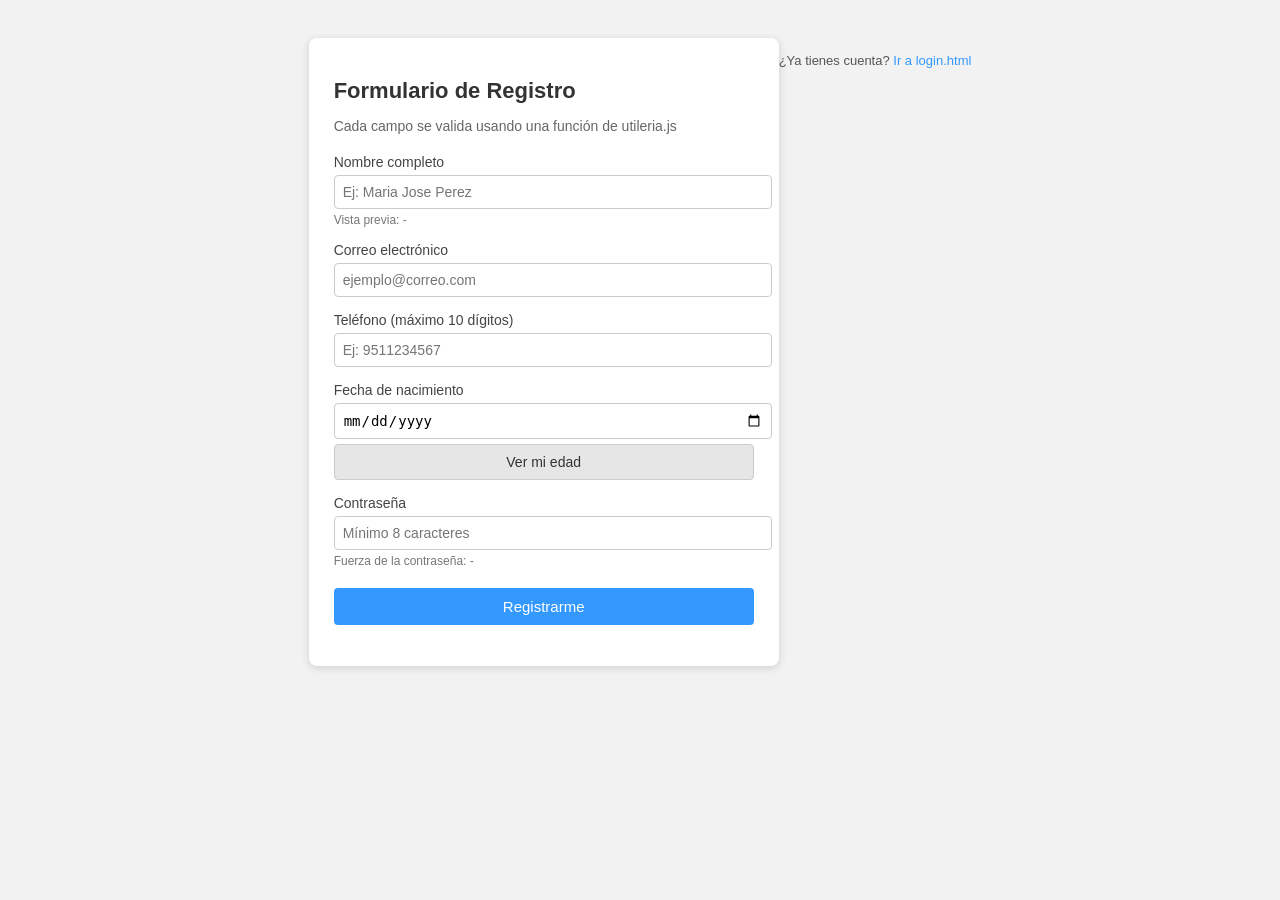
<file: index.html>
<!DOCTYPE html>
<html lang="es">
<head>
    <meta charset="UTF-8">
    <meta name="viewport" content="width=device-width, initial-scale=1.0">
    <title>Formulario de Registro - utileria.js</title>
    <link rel="stylesheet" href="css/styles.css">
</head>
<body>

    <div class="contenedor-formulario">
        <h1>Formulario de Registro</h1>
        <p class="subtitulo">Cada campo se valida usando una función de utileria.js</p>

        <form id="formRegistro">

            <div class="grupo-formulario" id="grupoNombre">
                <label for="nombre">Nombre completo</label>
                <input type="text" id="nombre" placeholder="Ej: Maria Jose Perez">
                <p class="pista">Vista previa: <span id="previewNombre">-</span></p>
                <p class="mensaje-error" id="errorNombre"></p>
            </div>

            <div class="grupo-formulario" id="grupoCorreo">
                <label for="correo">Correo electrónico</label>
                <input type="text" id="correo" placeholder="ejemplo@correo.com">
                <p class="mensaje-error" id="errorCorreo"></p>
            </div>

            <div class="grupo-formulario" id="grupoTelefono">
                <label for="telefono">Teléfono (máximo 10 dígitos)</label>
                <input type="text" id="telefono" placeholder="Ej: 9511234567">
                <p class="mensaje-error" id="errorTelefono"></p>
            </div>

            <div class="grupo-formulario">
                <label for="fecha">Fecha de nacimiento</label>
                <input type="date" id="fecha">
                <button type="button" id="btnVerEdad" class="boton-secundario">Ver mi edad</button>
            </div>

            <div class="grupo-formulario" id="grupoPassword">
                <label for="password">Contraseña</label>
                <input type="password" id="password" placeholder="Mínimo 8 caracteres">
                <p class="pista">Fuerza de la contraseña: <span id="fuerzaPassword">-</span></p>
                <p class="mensaje-error" id="errorPassword"></p>
            </div>

            <button type="submit" class="boton-convertir">Registrarme</button>

            <p id="mensajeFinal"></p>
        </form>
    </div>

    <p class="pie-pagina">¿Ya tienes cuenta? <a href="login.html">Ir a login.html</a></p>

  
    <div class="fondo-modal" id="modalEdad">
        <div class="caja-modal">
            <h2>Tu edad es:</h2>
            <div class="edad-resultado" id="resultadoEdad">--</div>
            <div class="edad-detalle" id="detalleEdad">Ingresa tu fecha de nacimiento</div>
            <button type="button" id="btnCerrarModal" class="boton-secundario">Cerrar</button>
        </div>
    </div>

    <script src="js/utileria.js"></script>
    <script>

        const campoNombre = document.getElementById("nombre");
        const campoCorreo = document.getElementById("correo");
        const campoTelefono = document.getElementById("telefono");
        const campoFecha = document.getElementById("fecha");
        const campoPassword = document.getElementById("password");

        const previewNombre = document.getElementById("previewNombre");
        const fuerzaPassword = document.getElementById("fuerzaPassword");
        const mensajeFinal = document.getElementById("mensajeFinal");

        const modalEdad = document.getElementById("modalEdad");
        const resultadoEdad = document.getElementById("resultadoEdad");
        const detalleEdad = document.getElementById("detalleEdad");

   
        campoNombre.addEventListener("input", function () {
            if (campoNombre.value.trim() === "") {
                previewNombre.textContent = "-";
            } else {
                previewNombre.textContent = capitalizarPalabras(campoNombre.value);
            }
            console.log("soloLetras('" + campoNombre.value + "'):", soloLetras(campoNombre.value));
        });

        campoCorreo.addEventListener("input", function () {
            console.log("validarCorreo('" + campoCorreo.value + "'):", validarCorreo(campoCorreo.value));
        });

        campoTelefono.addEventListener("input", function () {
            console.log("validarLongitud('" + campoTelefono.value + "', 10):", validarLongitud(campoTelefono.value, 10));
        });

        campoPassword.addEventListener("input", function () {
            if (campoPassword.value === "") {
                fuerzaPassword.textContent = "-";
            } else {
                fuerzaPassword.textContent = calcularFuerzaPassword(campoPassword.value);
            }
            console.log("validarPassword:", validarPassword(campoPassword.value), "| fuerza:", calcularFuerzaPassword(campoPassword.value));
        });

        document.getElementById("btnVerEdad").addEventListener("click", function () {
            if (campoFecha.value === "") {
                resultadoEdad.textContent = "--";
                detalleEdad.textContent = "Ingresa tu fecha de nacimiento primero.";
            } else {
                const edad = calcularEdad(campoFecha.value);
                const mayorDeEdad = esMayorDeEdad(campoFecha.value);

                resultadoEdad.textContent = edad;
                detalleEdad.textContent = mayorDeEdad
                    ? "Eres mayor de edad."
                    : "Eres menor de edad.";
            }
            modalEdad.classList.add("mostrar");
        });

        document.getElementById("btnCerrarModal").addEventListener("click", function () {
            modalEdad.classList.remove("mostrar");
        });

        document.getElementById("formRegistro").addEventListener("submit", function (evento) {
            evento.preventDefault();

            const nombreValido = soloLetras(campoNombre.value);
            const correoValido = validarCorreo(campoCorreo.value);
            const telefonoValido = validarLongitud(campoTelefono.value, 10);
            const passwordValida = validarPassword(campoPassword.value);

            document.getElementById("errorNombre").textContent = nombreValido ? "" : "Solo se permiten letras y espacios.";
            document.getElementById("errorCorreo").textContent = correoValido ? "" : "El correo no tiene un formato válido.";
            document.getElementById("errorTelefono").textContent = telefonoValido ? "" : "El teléfono debe tener 10 dígitos o menos.";
            document.getElementById("errorPassword").textContent = passwordValida ? "" : "Debe tener 8+ caracteres, mayúscula, minúscula, número y carácter especial.";

            if (nombreValido && correoValido && telefonoValido && passwordValida) {
                mensajeFinal.className = "mensaje-exito";
                mensajeFinal.textContent = "Registro válido. Todos los campos pasaron las validaciones.";
            } else {
                mensajeFinal.className = "mensaje-error";
                mensajeFinal.textContent = "Revisa los campos marcados en rojo.";
            }
        });

    </script>

</body>
</html>
</file>
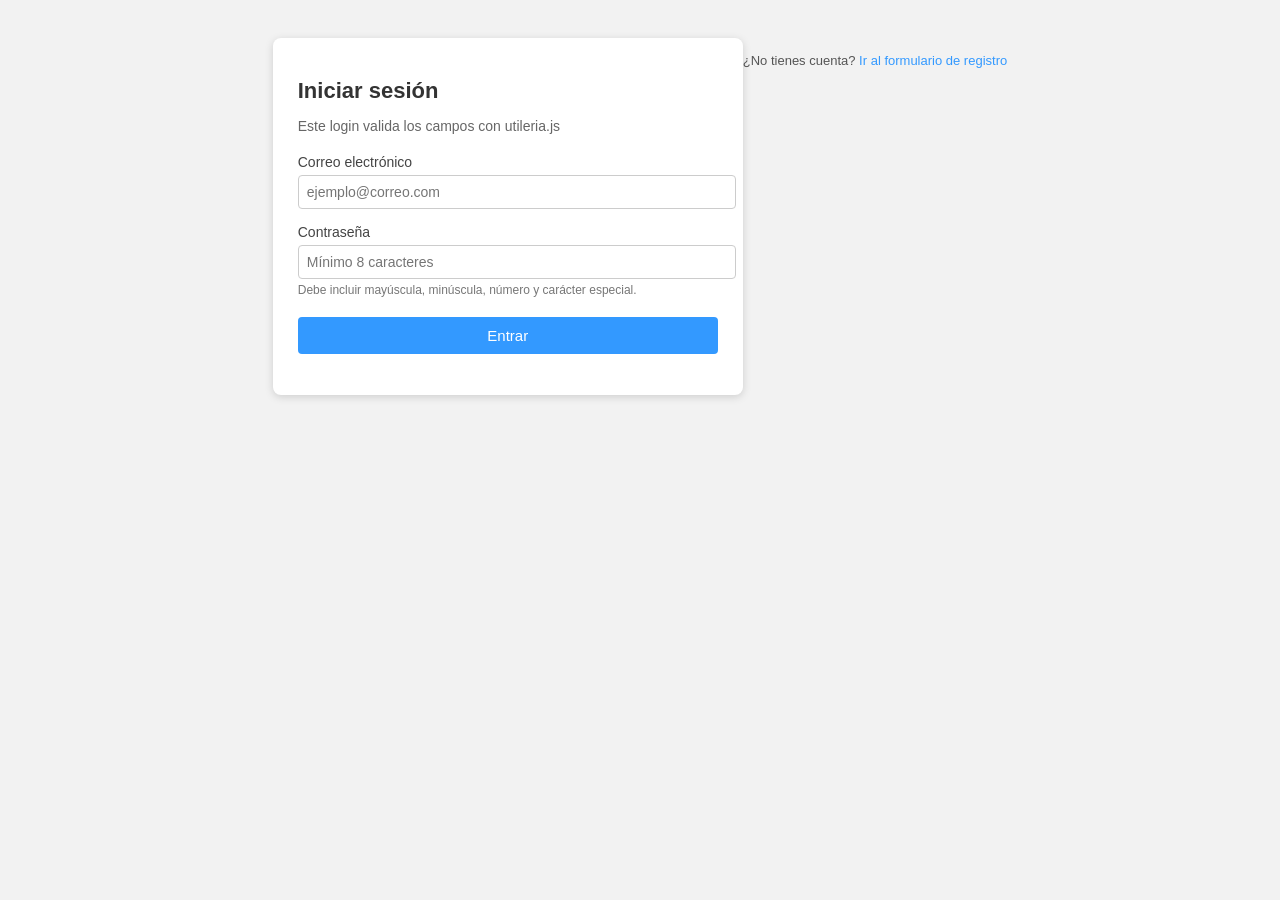
<file: login.html>
<!DOCTYPE html>
<html lang="es">
<head>
    <meta charset="UTF-8">
    <meta name="viewport" content="width=device-width, initial-scale=1.0">
    <title>Login - utileria.js</title>
    <link rel="stylesheet" href="css/styles.css">
</head>
<body>

    <div class="contenedor-formulario">
        <h1>Iniciar sesión</h1>
        <p class="subtitulo">Este login valida los campos con utileria.js</p>

        <form id="formLogin">

            <div class="grupo-formulario" id="grupoCorreoLogin">
                <label for="correoLogin">Correo electrónico</label>
                <input type="text" id="correoLogin" placeholder="ejemplo@correo.com">
                <p class="mensaje-error" id="errorCorreoLogin"></p>
            </div>

            <div class="grupo-formulario" id="grupoPasswordLogin">
                <label for="passwordLogin">Contraseña</label>
                <input type="password" id="passwordLogin" placeholder="Mínimo 8 caracteres">
                <p class="pista">Debe incluir mayúscula, minúscula, número y carácter especial.</p>
                <p class="mensaje-error" id="errorPasswordLogin"></p>
            </div>

            <button type="submit" class="boton-convertir">Entrar</button>

            <p id="mensajeLogin"></p>
        </form>
    </div>

    <p class="pie-pagina">¿No tienes cuenta? <a href="index.html">Ir al formulario de registro</a></p>

    <script src="js/utileria.js"></script>
    <script>

        const correoLogin = document.getElementById("correoLogin");
        const passwordLogin = document.getElementById("passwordLogin");
        const mensajeLogin = document.getElementById("mensajeLogin");

        document.getElementById("formLogin").addEventListener("submit", function (evento) {
            evento.preventDefault();

            const correoValido = validarCorreo(correoLogin.value);
            const passwordValida = validarPassword(passwordLogin.value);

            document.getElementById("errorCorreoLogin").textContent = correoValido ? "" : "El correo no tiene un formato válido.";
            document.getElementById("errorPasswordLogin").textContent = passwordValida ? "" : "La contraseña no cumple con los requisitos.";

            if (correoValido && passwordValida) {
                mensajeLogin.className = "mensaje-exito";
                mensajeLogin.textContent = "Credenciales con formato válido.";
            } else {
                mensajeLogin.className = "mensaje-error";
                mensajeLogin.textContent = "Revisa los campos marcados en rojo.";
            }
        });

    </script>

</body>
</html>
</file>
<file: css/styles.css>
body {
    font-family: Arial, sans-serif;
    background-color: #f2f2f2;
    display: flex;
    justify-content: center;
    padding: 30px 15px;
}

.contenedor-formulario {
    background-color: #ffffff;
    width: 100%;
    max-width: 420px;
    padding: 25px;
    border-radius: 8px;
    box-shadow: 0 2px 8px rgba(0, 0, 0, 0.15);
}

h1 {
    font-size: 22px;
    margin-bottom: 5px;
    color: #333333;
}

.subtitulo {
    font-size: 14px;
    color: #666666;
    margin-bottom: 20px;
}

.grupo-formulario {
    margin-bottom: 15px;
}

.grupo-formulario label {
    display: block;
    font-size: 14px;
    margin-bottom: 5px;
    color: #444444;
}

.grupo-formulario input {
    width: 100%;
    padding: 8px;
    font-size: 14px;
    border: 1px solid #cccccc;
    border-radius: 4px;
}

.grupo-formulario input:focus {
    outline: none;
    border-color: #3399ff;
}

.pista {
    font-size: 12px;
    color: #777777;
    margin-top: 4px;
}

.boton-convertir {
    width: 100%;
    padding: 10px;
    background-color: #3399ff;
    color: #ffffff;
    font-size: 15px;
    border: none;
    border-radius: 4px;
    cursor: pointer;
    margin-top: 5px;
}

.boton-convertir:hover {
    background-color: #2680d9;
}

.boton-secundario {
    width: 100%;
    padding: 9px;
    background-color: #e6e6e6;
    color: #333333;
    font-size: 14px;
    border: 1px solid #cccccc;
    border-radius: 4px;
    cursor: pointer;
    margin-top: 5px;
}

.boton-secundario:hover {
    background-color: #d9d9d9;
}

.mensaje-error {
    font-size: 13px;
    color: #cc3333;
    margin-top: 5px;
}

.mensaje-exito {
    font-size: 13px;
    color: #2e8b41;
    margin-top: 5px;
}

.campo-invalido input {
    border-color: #cc3333;
}

.campo-valido input {
    border-color: #2e8b41;
}

.pie-pagina {
    text-align: center;
    font-size: 13px;
    color: #555555;
    margin-top: 15px;
}

.pie-pagina a {
    color: #3399ff;
    text-decoration: none;
}

.pie-pagina a:hover {
    text-decoration: underline;
}



.fondo-modal {
    display: none;
    position: fixed;
    top: 0;
    left: 0;
    width: 100%;
    height: 100%;
    background-color: rgba(0, 0, 0, 0.5);
    justify-content: center;
    align-items: center;
}

.fondo-modal.mostrar {
    display: flex;
}

.caja-modal {
    background-color: #ffffff;
    padding: 25px;
    border-radius: 8px;
    max-width: 300px;
    width: 100%;
    text-align: center;
}

.caja-modal h2 {
    font-size: 16px;
    color: #666666;
    margin-bottom: 10px;
}

.edad-resultado {
    font-size: 40px;
    font-weight: bold;
    color: #3399ff;
    margin-bottom: 5px;
}

.edad-detalle {
    font-size: 14px;
    color: #555555;
    margin-bottom: 20px;
}
</file>
